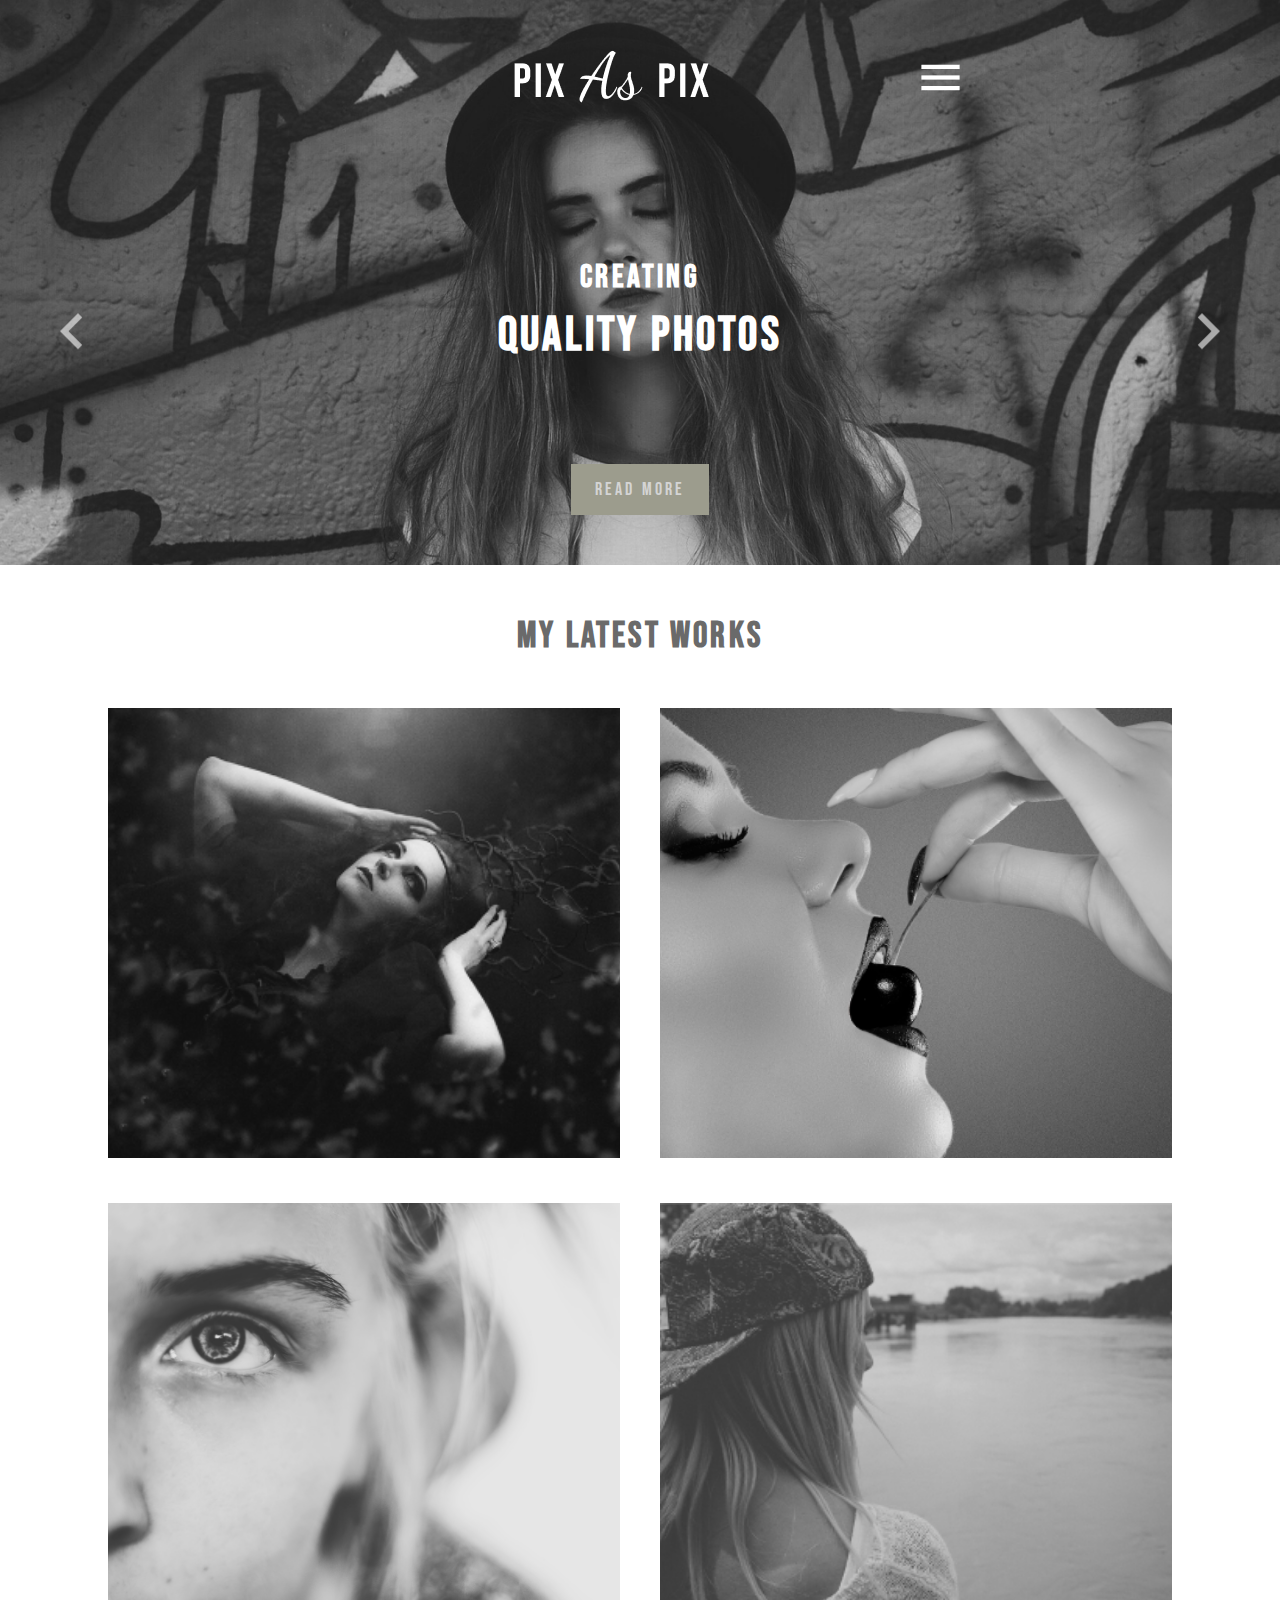
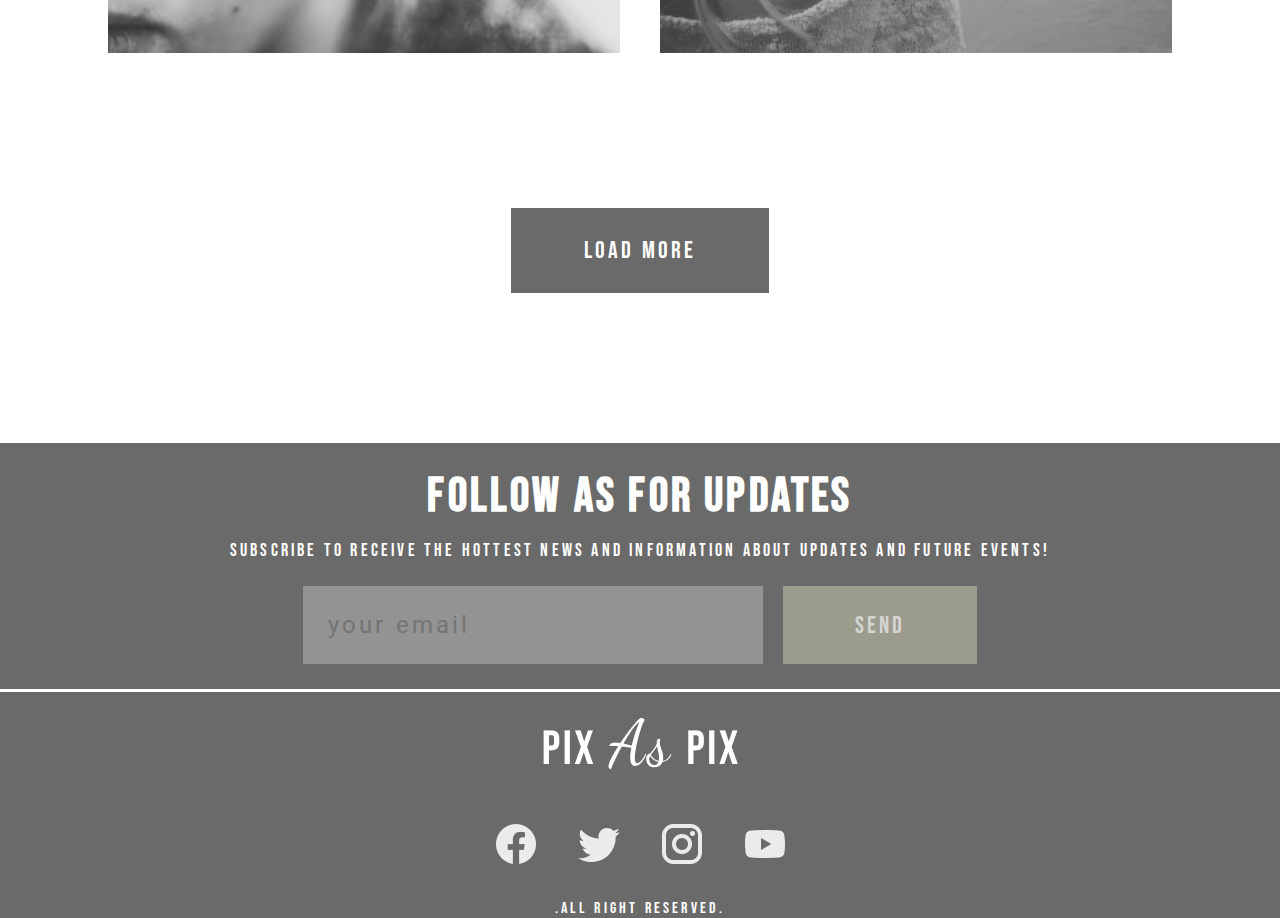
<file: index.html>
<!DOCTYPE html>
<html lang="en">
<head>
    <meta charset="UTF-8">
    <meta http-equiv="refresh" content="0; url=https://fedorovmisha.github.io/webdesign_2021/index.html">
    <meta http-equiv="X-UA-Compatible" content="IE=edge">
    <meta name="viewport" content="width=device-width, initial-scale=1.0">
    <title>Document</title>
</head>
<body>
    <h1>Loading....</h1>
    <script>
        window.location.replace("https://fedorovmisha.github.io/webdesign_2021/src/index.html");
    </script>
</body>
</html>
</file>
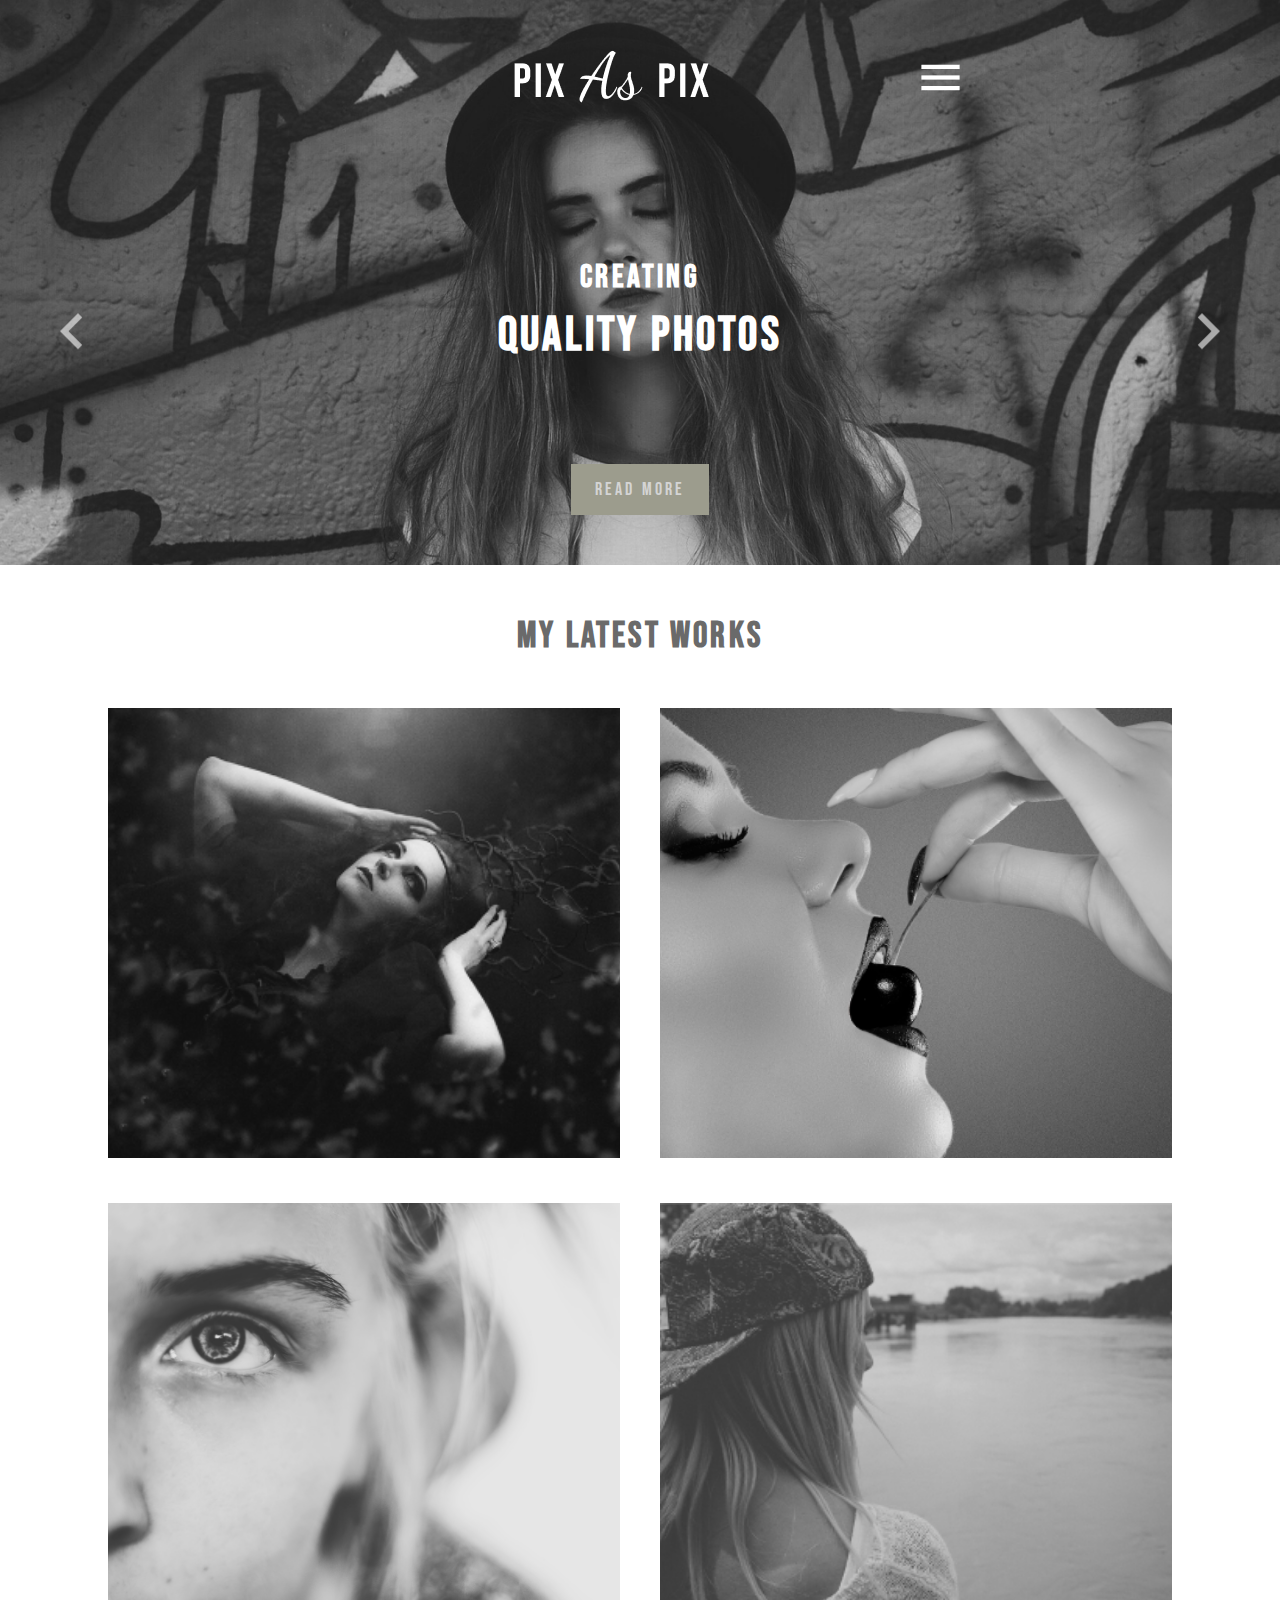
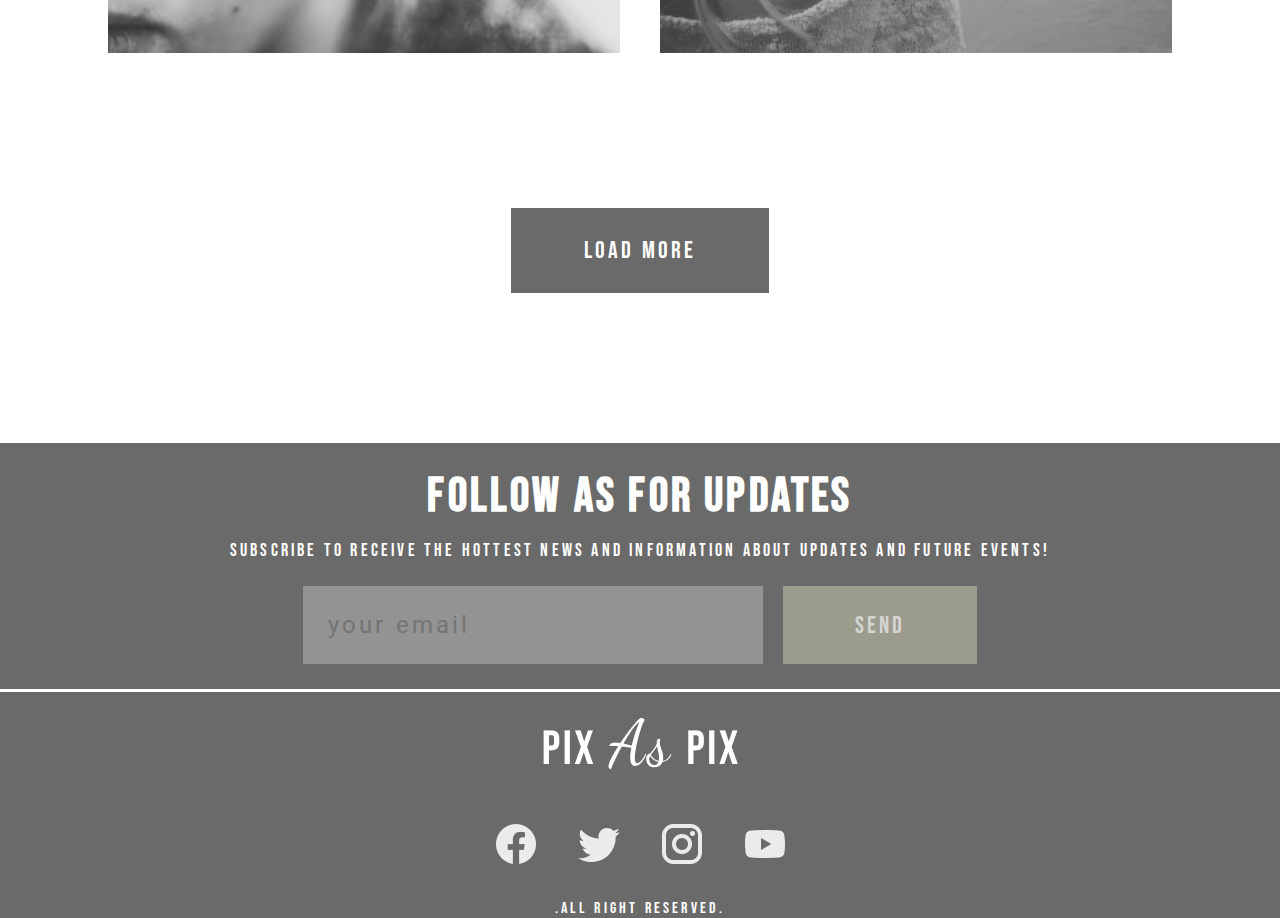
<file: src/index.html>
<!DOCTYPE html>
<html lang="en">

<head>
    <meta charset="UTF-8" />
    <meta http-equiv="X-UA-Compatible" content="IE=edge" />
    <meta name="viewport" content="width=device-width, initial-scale=1.0" />
    <title>Document</title>
    <link rel="stylesheet" href="styles/menu.css" />
    <link rel="stylesheet" href="styles/fonts.css" />
    <link rel="stylesheet" href="styles/shared.css" />
    <link rel="stylesheet" href="styles/header.css" />
    <link rel="stylesheet" href="styles/index.css" />
    <link rel="stylesheet" href="styles/footer.css" />
</head>

<body style="">
    <header style="overflow-x:hidden;">

        <div class="img__wrapper">
            <img src="../public/Images/Slider0.png" alt="#" class="header__bg" id="slider__area" />
        </div>

        <div class="container container__flex__col">
            <div class="nav">
                <img src="../public/Images/pix As Pix.png" alt="logo" class="logo" />
                <a href="#" class="burger__menu" onclick="setActive(true)"><img src="../public/Images/mdi_menu.png"
                        alt="" /></a>
            </div>
            <div>
                <a href="#" class="arrow__l" id="l_arrow"><img
                        src="../public/Images/ic_outline-keyboard-arrow-right-1.png" alt="" /></a>
            </div>
            <div>
                <a href="#" class="arrow__r" id="r_arrow"><img
                        src="../public/Images/ic_outline-keyboard-arrow-right.png" alt="" /></a>
            </div>

            <div class="header__main__info">
                <div class="header__content">
                    <h2 id="content_first">Creating</h2>
                    <h1 id="content_first">QUALITY photos</h1>
                </div>
            </div>
            <a href="#main" class="header__button shr_gr_btn">Read more</a>
        </div>

        <div class="header__bg__hidden"></div>
    </header>

    <main id="main">
        <div class="center__col">
            <h1 class="label">My latest works</h1>
            <div class="center__row">
                <div class="container__flex">
                    <a href="" class="item"><img src="../public/Images/the-witch-525958_1920 1.png" alt="" /></a>
                    <a href="" class="item"><img src="../public/Images/woman-3063914_1920 1.png" alt="" /></a>
                    <a href="" class="item"><img src="../public/Images/girl-2619689_1920 1.png" alt="" /></a>
                    <a href="" class="item"><img src="../public/Images/young-691687_1920 1.png" alt="" /></a>
                </div>
            </div>

            <a href="" class="btn shr__btn sht_y_btn">Load More</a>
        </div>
    </main>

    <footer>
        <div class="footer__center">
            <div class="footer__label">
                <h1>Follow as For Updates</h1>
                <p>
                    Subscribe to receive the hottest news and information about updates
                    and future events!
                </p>
            </div>

            <div>
                <form action="" class="footer__form">
                    <input type="text" placeholder="your email" class="email__input roboto__font" />
                    <button type="submit" class="send__btn">Send</button>
                </form>
            </div>
            <div class="line"></div>
            <div class="links">
                <img src="../public/Images/pix As Pix.png" class="logo" alt="" />

                <div class="links__">
                    <a href="#"><img src="../public/Images/mdi_facebook.png" alt="" /></a>
                    <a href="#"><img src="../public/Images/mdi_twitter.png" alt="" /></a>
                    <a href="https://www.instagram.com/kot_misha__/"><img src="../public/Images/mdi_instagram.png" alt="" /></a>
                    <a href="https://www.youtube.com/"><img src="../public/Images/mdi_youtube.png" alt="" /></a>
                </div>
                <p>.All right reserved.</p>
            </div>
        </div>
    </footer>


    <div id="menu" class="full__scr not__visiable">
        <div class="menu__cnt">
            <div class="menu__items">
                <a href="services.html" class="menu__item">Services</a>
                <a href="clients.html" class="menu__item" >Our clients</a>
                <a href="#" class="menu__item" onclick="setActive(false)">My works</a>
                <a href="contacts.html" class="menu__item">Contacts</a>
                <a href="#" class="menu__item" onclick="setActive(false)">Back</a>
            </div>
        </div>
    </div>

    <script src="scripts/scripts.js"></script>
    <script src="scripts/slider.js"></script>
</body>

</html>
</file>
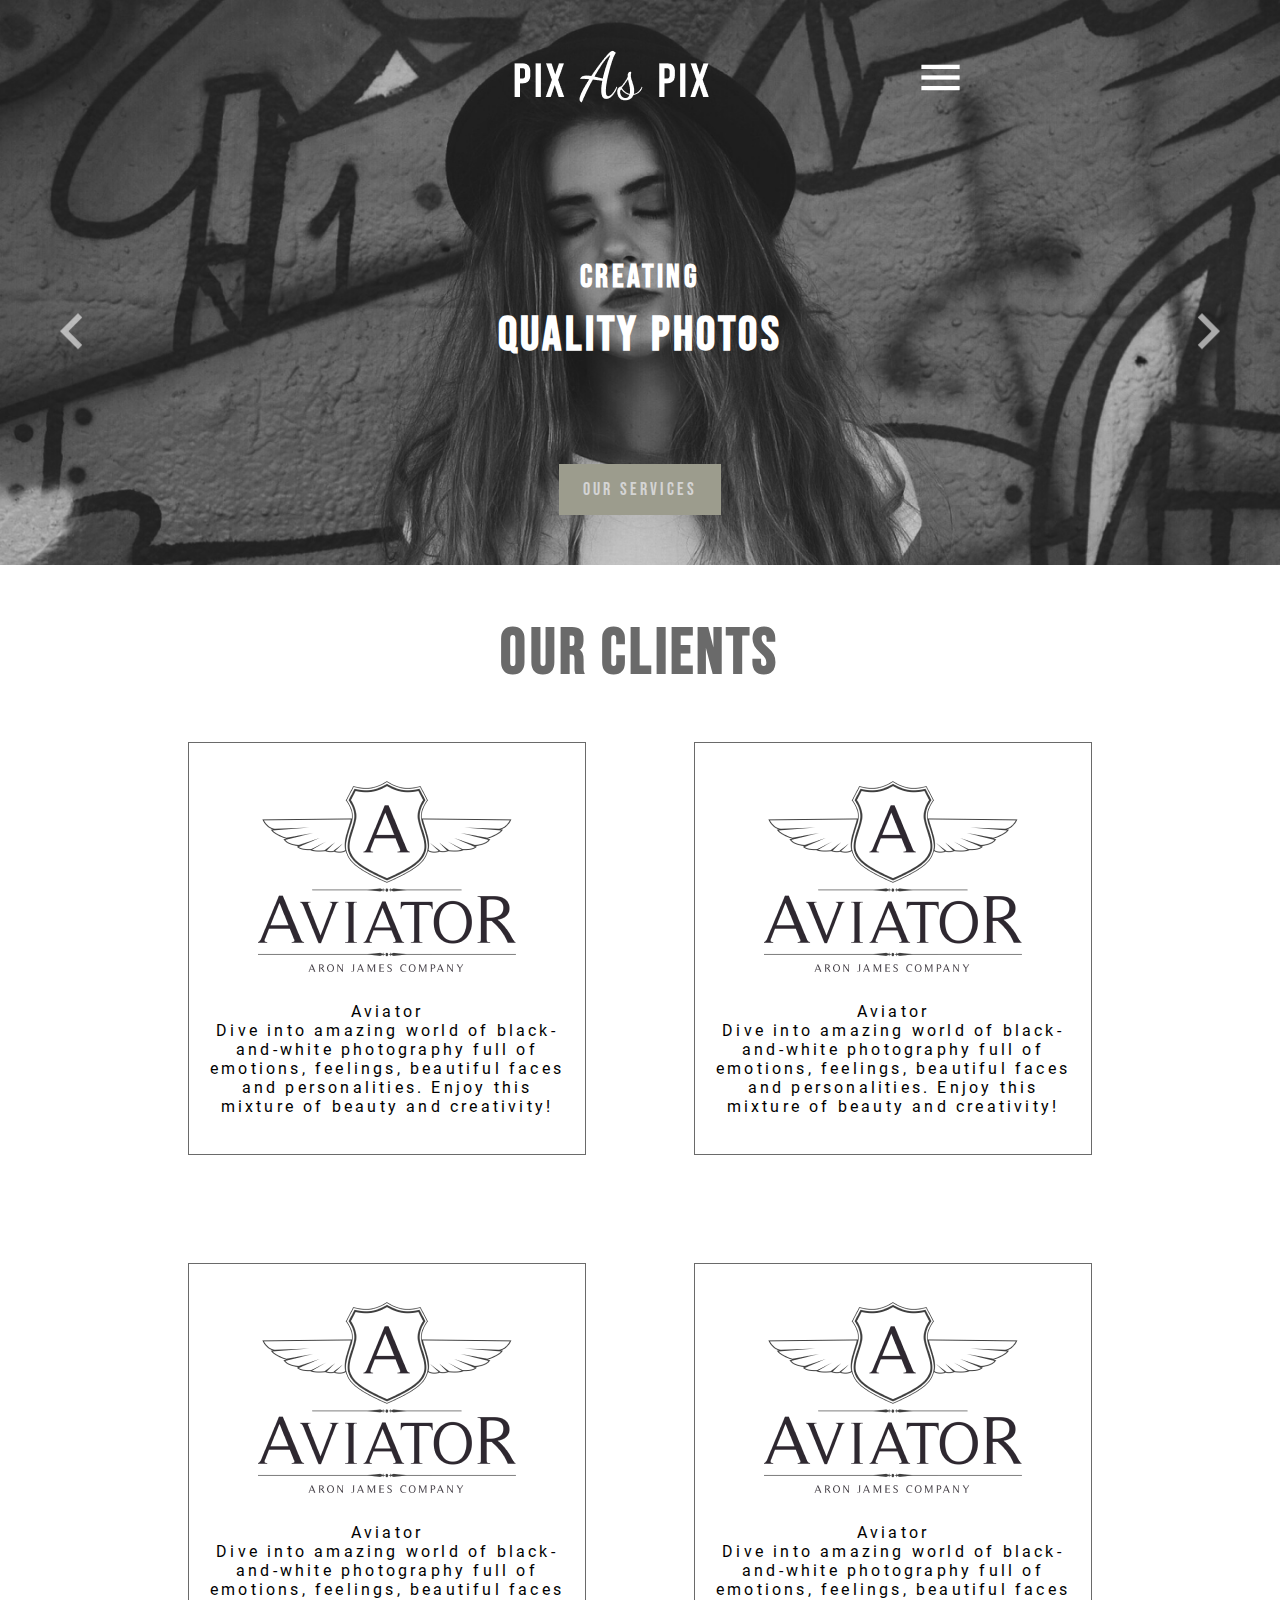
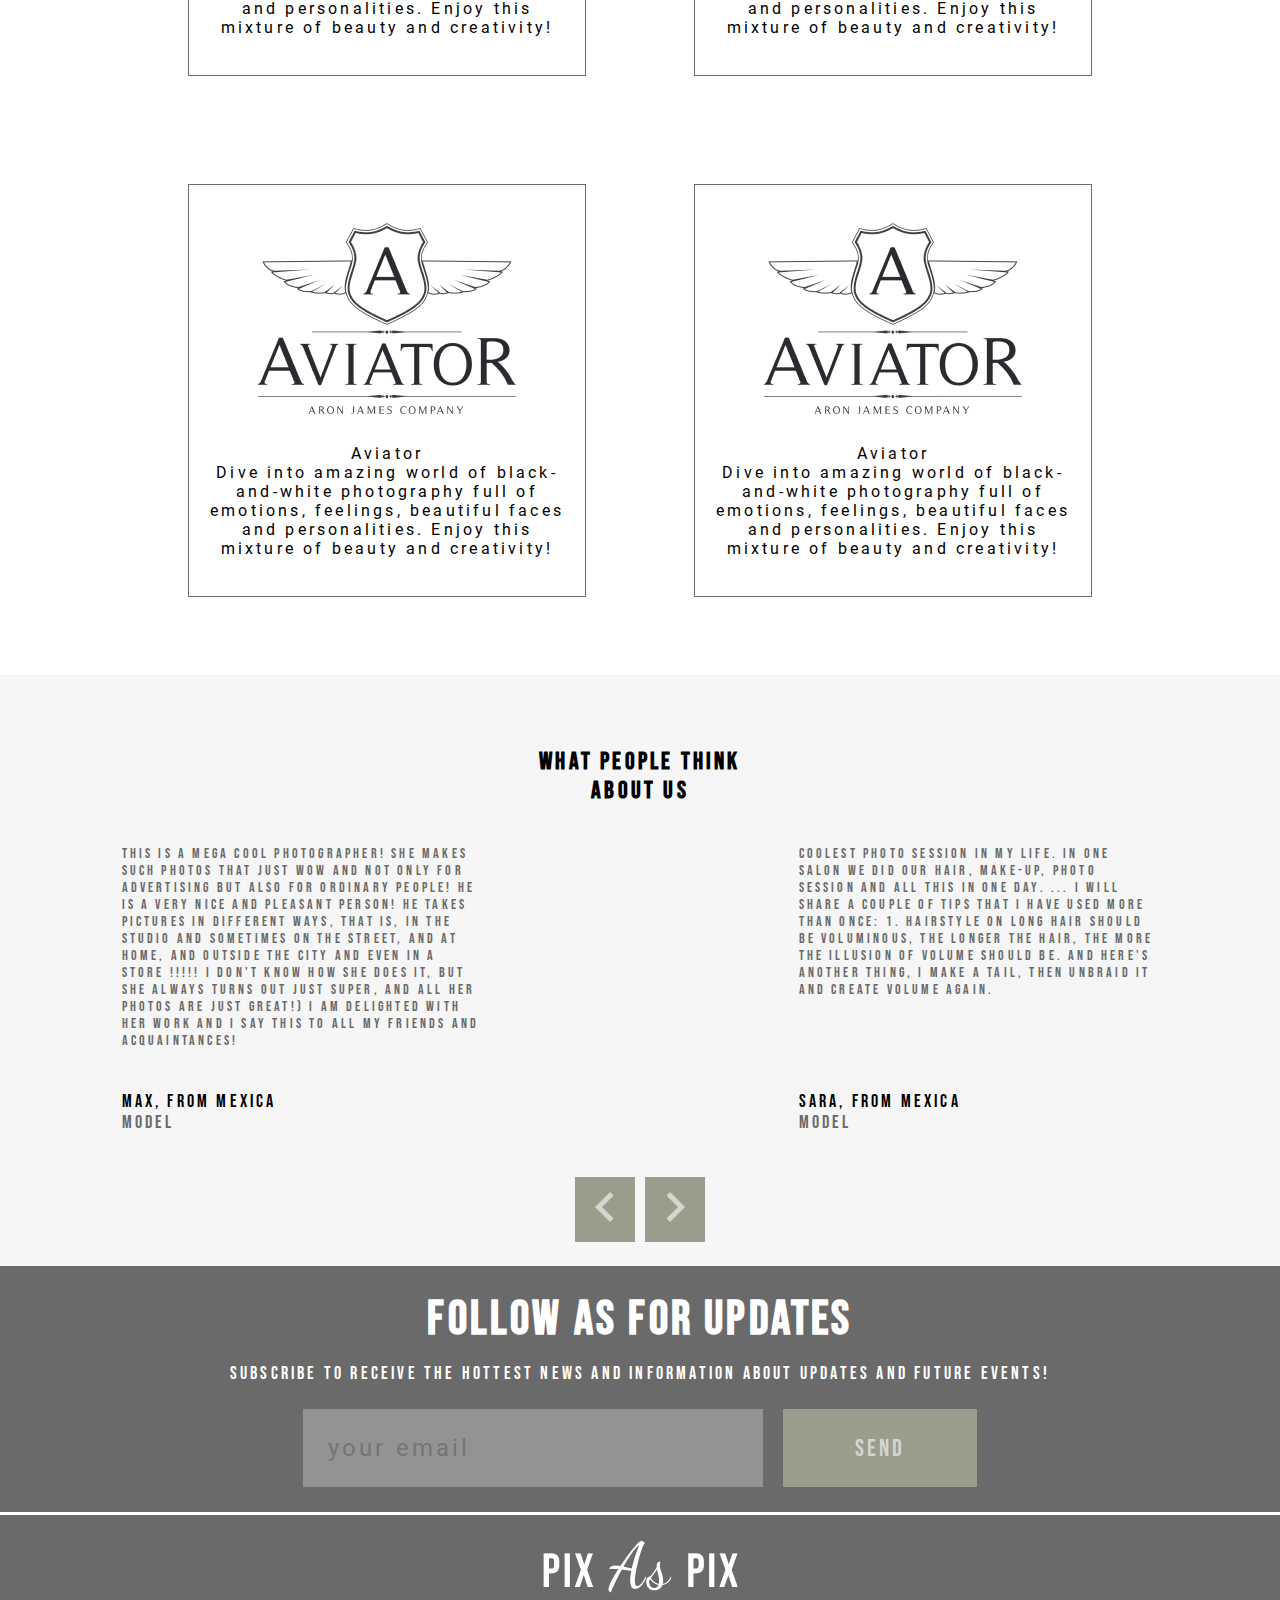
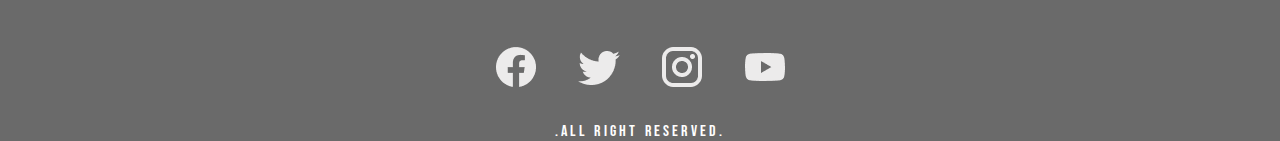
<file: src/clients.html>
<!DOCTYPE html>
<html lang="en">
<head>
    <meta charset="UTF-8">
    <meta http-equiv="X-UA-Compatible" content="IE=edge">
    <meta name="viewport" content="width=device-width, initial-scale=1.0">
    <link rel="stylesheet" href="styles/menu.css" />
    <link rel="stylesheet" href="styles/fonts.css" />
    <link rel="stylesheet" href="styles/shared.css" />
    <link rel="stylesheet" href="styles/header.css" />
    <link rel="stylesheet" href="styles/footer.css" />
    <link rel="stylesheet" href="styles/clients.css">
    <title>Document</title>
</head>
<body>
    <header style="overflow-x:hidden;">

        <div class="img__wrapper">
            <img src="../public/Images/Slider0.png" alt="#" class="header__bg" id="slider__area" />
        </div>

        <div class="container container__flex__col">
            <div class="nav">
                <img src="../public/Images/pix As Pix.png" alt="logo" class="logo" />
                <a href="#" class="burger__menu" onclick="setActive(true)"><img src="../public/Images/mdi_menu.png"
                        alt="" /></a>
            </div>
            <div>
                <a href="#" class="arrow__l" id="l_arrow"><img
                        src="../public/Images/ic_outline-keyboard-arrow-right-1.png" alt="" /></a>
            </div>
            <div>
                <a href="#" class="arrow__r" id="r_arrow"><img
                        src="../public/Images/ic_outline-keyboard-arrow-right.png" alt="" /></a>
            </div>

            <div class="header__main__info">
                <div class="header__content">
                    <h2 id="content_first">Creating</h2>
                    <h1 id="content_first">QUALITY photos</h1>
                </div>
            </div>
            <a href="services.html" class="header__button shr_gr_btn">Our services</a>
        </div>

        <div class="header__bg__hidden"></div>
    </header>

    <main>
        <h1 class="clients__label">Our clients</h1>

        <div class="cards__collection">
            <div class="card">
                <img src="../public/Images/brand_06 1.png" alt="">
                <p class="card__text roboto__font">Aviator
                    <br>
                    Dive into amazing world of 
                     black-and-white photography full 
                    of emotions, feelings, beautiful 
                    faces and personalities. Enjoy 
                    this mixture of beauty and 
                    creativity!</p>
            </div>

            <div class="card">
                <img src="../public/Images/brand_06 1.png" alt="">
                <p class="card__text roboto__font">Aviator
                    <br>
                    Dive into amazing world of 
                     black-and-white photography full 
                    of emotions, feelings, beautiful 
                    faces and personalities. Enjoy 
                    this mixture of beauty and 
                    creativity!</p>
            </div>

            <div class="card">
                <img src="../public/Images/brand_06 1.png" alt="">
                <p class="card__text roboto__font">Aviator
                    <br>
                    Dive into amazing world of 
                     black-and-white photography full 
                    of emotions, feelings, beautiful 
                    faces and personalities. Enjoy 
                    this mixture of beauty and 
                    creativity!</p>
            </div>

            <div class="card">
                <img src="../public/Images/brand_06 1.png" alt="">
                <p class="card__text roboto__font">Aviator
                    <br>
                    Dive into amazing world of 
                     black-and-white photography full 
                    of emotions, feelings, beautiful 
                    faces and personalities. Enjoy 
                    this mixture of beauty and 
                    creativity!</p>
            </div>

            <div class="card">
                <img src="../public/Images/brand_06 1.png" alt="">
                <p class="card__text roboto__font">Aviator
                    <br>
                    Dive into amazing world of 
                     black-and-white photography full 
                    of emotions, feelings, beautiful 
                    faces and personalities. Enjoy 
                    this mixture of beauty and 
                    creativity!</p>
            </div>

            <div class="card">
                <img src="../public/Images/brand_06 1.png" alt="">
                <p class="card__text roboto__font">Aviator
                    <br>
                    Dive into amazing world of 
                     black-and-white photography full 
                    of emotions, feelings, beautiful 
                    faces and personalities. Enjoy 
                    this mixture of beauty and 
                    creativity!</p>
            </div>
        </div>

        <div class="comments__block">
            <h3 class="comments__block__label">What people think <br>
                about us</h3>

            <div id="comments">

                <div class="comment">
                    <p class="comment__text">This is a mega cool photographer! She makes such photos that just wow and not only for advertising but also for ordinary people!
                        He is a very nice and pleasant person!
                        He takes pictures in different ways, that is, in the studio and sometimes on the street, and at home, and outside the city and even in a store !!!!!
                        I don't know how she does it, but she always turns out just super, and all her photos are just great!)
                        I am delighted with her work and I say this to all my friends and acquaintances!</p>
                    <br>
                    <br>
                    <p class="client__name"><span>Max, From Mexica</span><br>Model</p>
                </div>
                <div class="comment">
                    <p class="comment__text">Coolest photo session in my life.
                        In one salon we did our hair, make-up, photo session and all this in one day. ...
                        I will share a couple of tips that I have used more than once: 1. Hairstyle on long hair should be voluminous, the longer the hair, the more the illusion of volume should be.
                        And here's another thing, I make a tail, then unbraid it and create volume again.</p>
                    <br>
                    <br>
                    <p class="client__name"><span>Sara, From Mexica</span><br>Model</p>
                </div>
                <div class="comment">
                    <p class="comment__text">A very talented photographer and a photographer with a capital letter .. in his pictures you will not only see the beauty of our nature, but you can also feel the atmosphere of the place where he took them.
                        In addition, you will see footage from different points - from the vastness of the endless steppe to small corners of the city.
                        And all this is in the palm of your hand.</p>
                    <br>
                    <br>
                    <p class="client__name"><span>Den, From Mexica</span><br>Model</p>
                </div>
                <div class="comment">
                    <p class="comment__text">Coolest photo session in my life.
                        In one salon we did our hair, make-up, photo session and all this in one day. ...
                        I will share a couple of tips that I have used more than once: 1. Hairstyle on long hair should be voluminous, the longer the hair, the more the illusion of volume should be.
                        And here's another thing, I make a tail, then unbraid it and create volume again.</p>
                    <br>
                    <br>
                    <p class="client__name"><span>Dima, From Mexica</span><br>Model</p>
                </div>
                <div class="comment">
                    <p class="comment__text">He is a good photographer with whom you can talk about any topic.
                        And it's all.
                        And I can’t vouch for the rest.
                        Not that I disagree with him, but I just don't want to say anything more.
                        This was enough for me.
                        She looked at him as if he were the last villain who mocks an innocent girl.
                        “You know he was in the house when it happened?” I asked in a whisper, afraid that someone might hear.</p>
                    <br>
                    <br>
                    <p class="client__name"><span>Misha, From Mexica</span><br>Model</p>
                </div>
            </div>

            <div class="comment__arrows">
                <div class="carrow_l shr_gr_btn" onclick="swipeCommentToLeft()"><img src="../public/Images/ic_outline-keyboard-arrow-right-1.png" alt=""></div>
                <div class="carrow_r shr_gr_btn" onclick="swipeCommentToRight()"><img src="../public/Images/ic_outline-keyboard-arrow-right.png" alt=""></div>
            </div>

        </div>



    </main>

    <footer>
        <div class="footer__center">
            <div class="footer__label">
                <h1>Follow as For Updates</h1>
                <p class="">
                    Subscribe to receive the hottest news and information about updates
                    and future events!
                </p>
            </div>

            <div>
                <form action="" class="footer__form">
                    <input type="text" placeholder="your email" class=" roboto__font email__input" />
                    <button type="submit" class="send__btn">Send</button>
                </form>
            </div>
            <div class="line"></div>
            <div class="links">
                <img src="../public/Images/pix As Pix.png" class="logo" alt="" />

                <div class="links__">
                    <a href="#"><img src="../public/Images/mdi_facebook.png" alt="" /></a>
                    <a href="#"><img src="../public/Images/mdi_twitter.png" alt="" /></a>
                    <a href="https://www.instagram.com/kot_misha__/"><img src="../public/Images/mdi_instagram.png" alt="" /></a>
                    <a href="https://www.youtube.com/"><img src="../public/Images/mdi_youtube.png" alt="" /></a>
                </div>
                <p>.All right reserved.</p>
            </div>
        </div>
    </footer>

    <div id="menu" class="full__scr not__visiable">
        <div class="menu__cnt">
            <div class="menu__items">
                <a href="services.html" class="menu__item">Services</a>
                <a href="#" class="menu__item" onclick="setActive(false)">Our Clients</a>
                <a href="index.html" class="menu__item">My works</a>
                <a href="contacts.html" class="menu__item">Contacts</a>
                <a href="#" class="menu__item" onclick="setActive(false)">Back</a>
            </div>
        </div>
    </div>

    <script src="scripts/scripts.js"></script>
    <script src="scripts/slider.js"></script>
    <script src="scripts/comments_slider.js"></script>
</body>
</html>
</file>
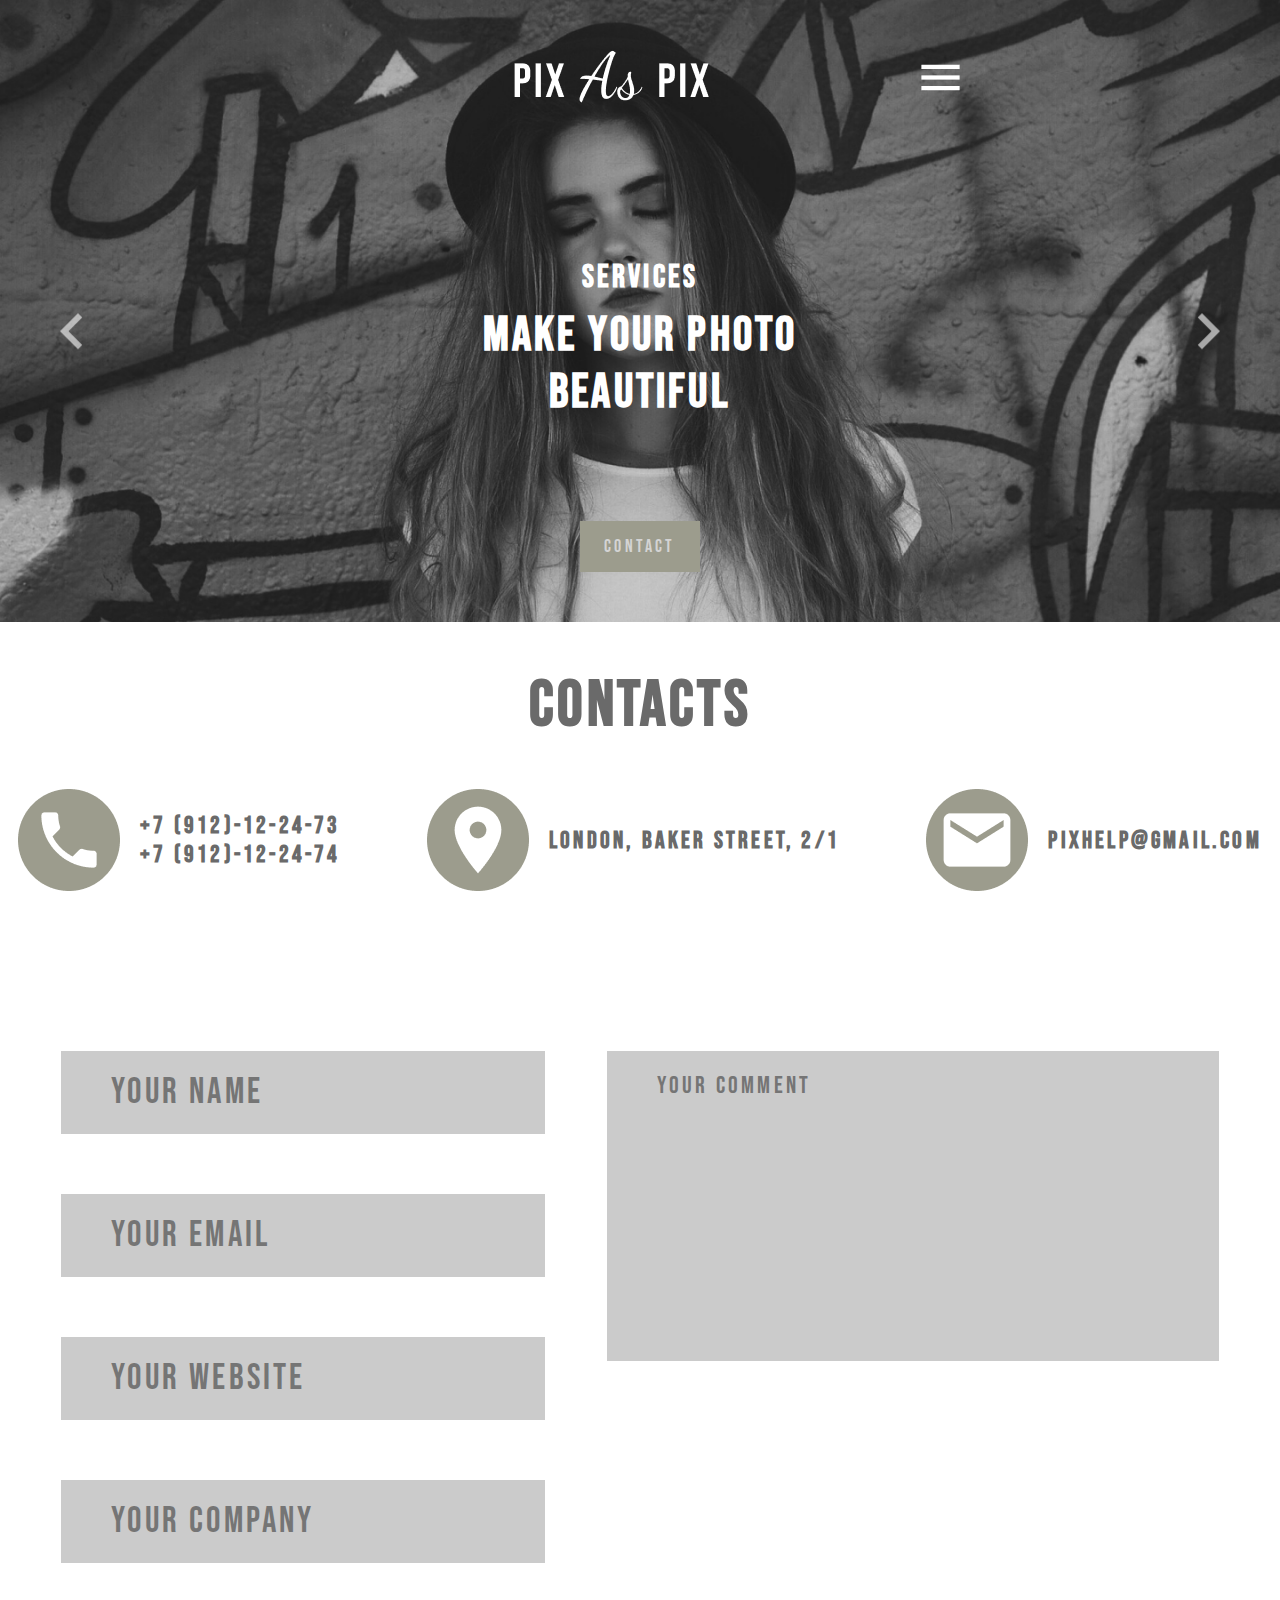
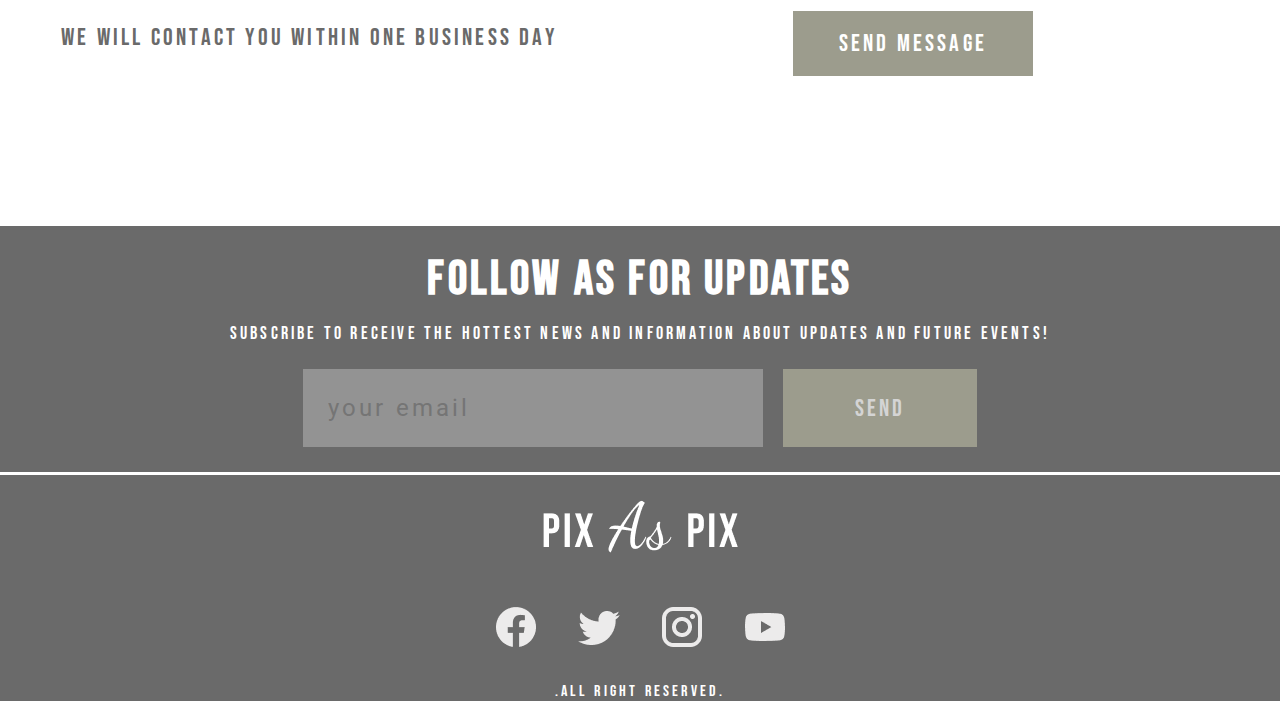
<file: src/contacts.html>
<!DOCTYPE html>
<html lang="en">

<head>
    <meta charset="UTF-8">
    <meta http-equiv="X-UA-Compatible" content="IE=edge">
    <meta name="viewport" content="width=device-width, initial-scale=1.0">
    <title>Document</title>
    <link rel="stylesheet" href="styles/menu.css" />
    <link rel="stylesheet" href="styles/fonts.css" />
    <link rel="stylesheet" href="styles/shared.css" />
    <link rel="stylesheet" href="styles/header.css" />
    <link rel="stylesheet" href="styles/index.css" />
    <link rel="stylesheet" href="styles/footer.css" />
    <link rel="stylesheet" href="styles/contacts.css">
</head>

<body>
    <header style="overflow-x:hidden;">

        <div class="img__wrapper">
            <img src="../public/Images/Slider0.png" alt="#" class="header__bg" id="slider__area" />
        </div>

        <div class="container container__flex__col">
            <div class="nav">
                <img src="../public/Images/pix As Pix.png" alt="logo" class="logo" />
                <a href="#" class="burger__menu" onclick="setActive(true)"><img src="../public/Images/mdi_menu.png"
                        alt="" /></a>
            </div>
            <div>
                <a href="#" class="arrow__l" id="l_arrow"><img
                        src="../public/Images/ic_outline-keyboard-arrow-right-1.png" alt="" /></a>
            </div>
            <div>
                <a href="#" class="arrow__r" id="r_arrow"><img
                        src="../public/Images/ic_outline-keyboard-arrow-right.png" alt="" /></a>
            </div>

            <div class="header__main__info">
                <div class="header__content">
                    <h2 id="content_first">Services</h2>
                    <h1 id="content_first">Make Your Photo <br> Beautiful</h1>
                </div>
            </div>
            <a href="#main" class="header__button shr_gr_btn">Contact</a>
        </div>

        <div class="header__bg__hidden"></div>
    </header>

    <main id="main">
        <h1 class="contacts__label">CONTACTS</h1>
        <div class="contacts">
            <div class="contact">
                <img src="../public/Images/phones.png" alt="">
                <div>
                    <h3>+7 (912)-12-24-73</h3>
                    <h3>+7 (912)-12-24-74</h3>
                </div>
            </div>
            <div class="contact">
                <img src="../public/Images/locations.png" alt="">
                <div>
                    <h3>London, Baker street, 2/1</h3>
                </div>
            </div>
            <div class="contact">
                <img src="../public/Images/message.png" alt="">
                <div>
                    <h3>pixhelp@gmail.com</h3>
                </div>
            </div>
        </div>

        <form action="" class="message__form">

            <div class="personal__info__form">
                <input type="text" placeholder="your name" />
                <input type="email" placeholder="your email" />
                <input type="text" placeholder="your website" />
                <input type="text" placeholder="your company" />
                <p>We will contact you within one business day</p>
            </div>

            <div class="comment">
                <textarea name="" id="" placeholder="Your comment"></textarea>
                <button class="submit__btn shr_gr_btn" type="submit">Send message</button>
            </div>
        </form>

    </main>

    <footer>
        <div class="footer__center">
            <div class="footer__label">
                <h1>Follow as For Updates</h1>
                <p>
                    Subscribe to receive the hottest news and information about updates
                    and future events!
                </p>
            </div>

            <div>
                <form action="" class="footer__form">
                    <input type="text" placeholder="your email" class="email__input roboto__font" />
                    <button type="submit" class="send__btn">Send</button>
                </form>
            </div>
            <div class="line"></div>
            <div class="links">
                <img src="../public/Images/pix As Pix.png" class="logo" alt="" />

                <div class="links__">
                    <a href="#"><img src="../public/Images/mdi_facebook.png" alt="" /></a>
                    <a href="#"><img src="../public/Images/mdi_twitter.png" alt="" /></a>
                    <a href="https://www.instagram.com/kot_misha__/"><img src="../public/Images/mdi_instagram.png" alt="" /></a>
                    <a href="https://www.youtube.com/"><img src="../public/Images/mdi_youtube.png" alt="" /></a>
                </div>
                <p>.All right reserved.</p>
            </div>
        </div>
    </footer>
    <div id="menu" class="full__scr not__visiable">
        <div class="menu__cnt">
            <div class="menu__items">
                <a href="services.html" class="menu__item" onclick="setActive(false)">Services</a>
                <a href="clients.html" class="menu__item">Our Clients</a>
                <a href="index.html" class="menu__item">My works</a>
                <a href="#" class="menu__item" onclick="setActive(false)">Contacts</a>
                <a href="#" class="menu__item" onclick="setActive(false)">Back</a>
            </div>
        </div>
    </div>

    <script src="scripts/scripts.js"></script>
    <script src="scripts/slider.js"></script>
</body>

</html>
</file>
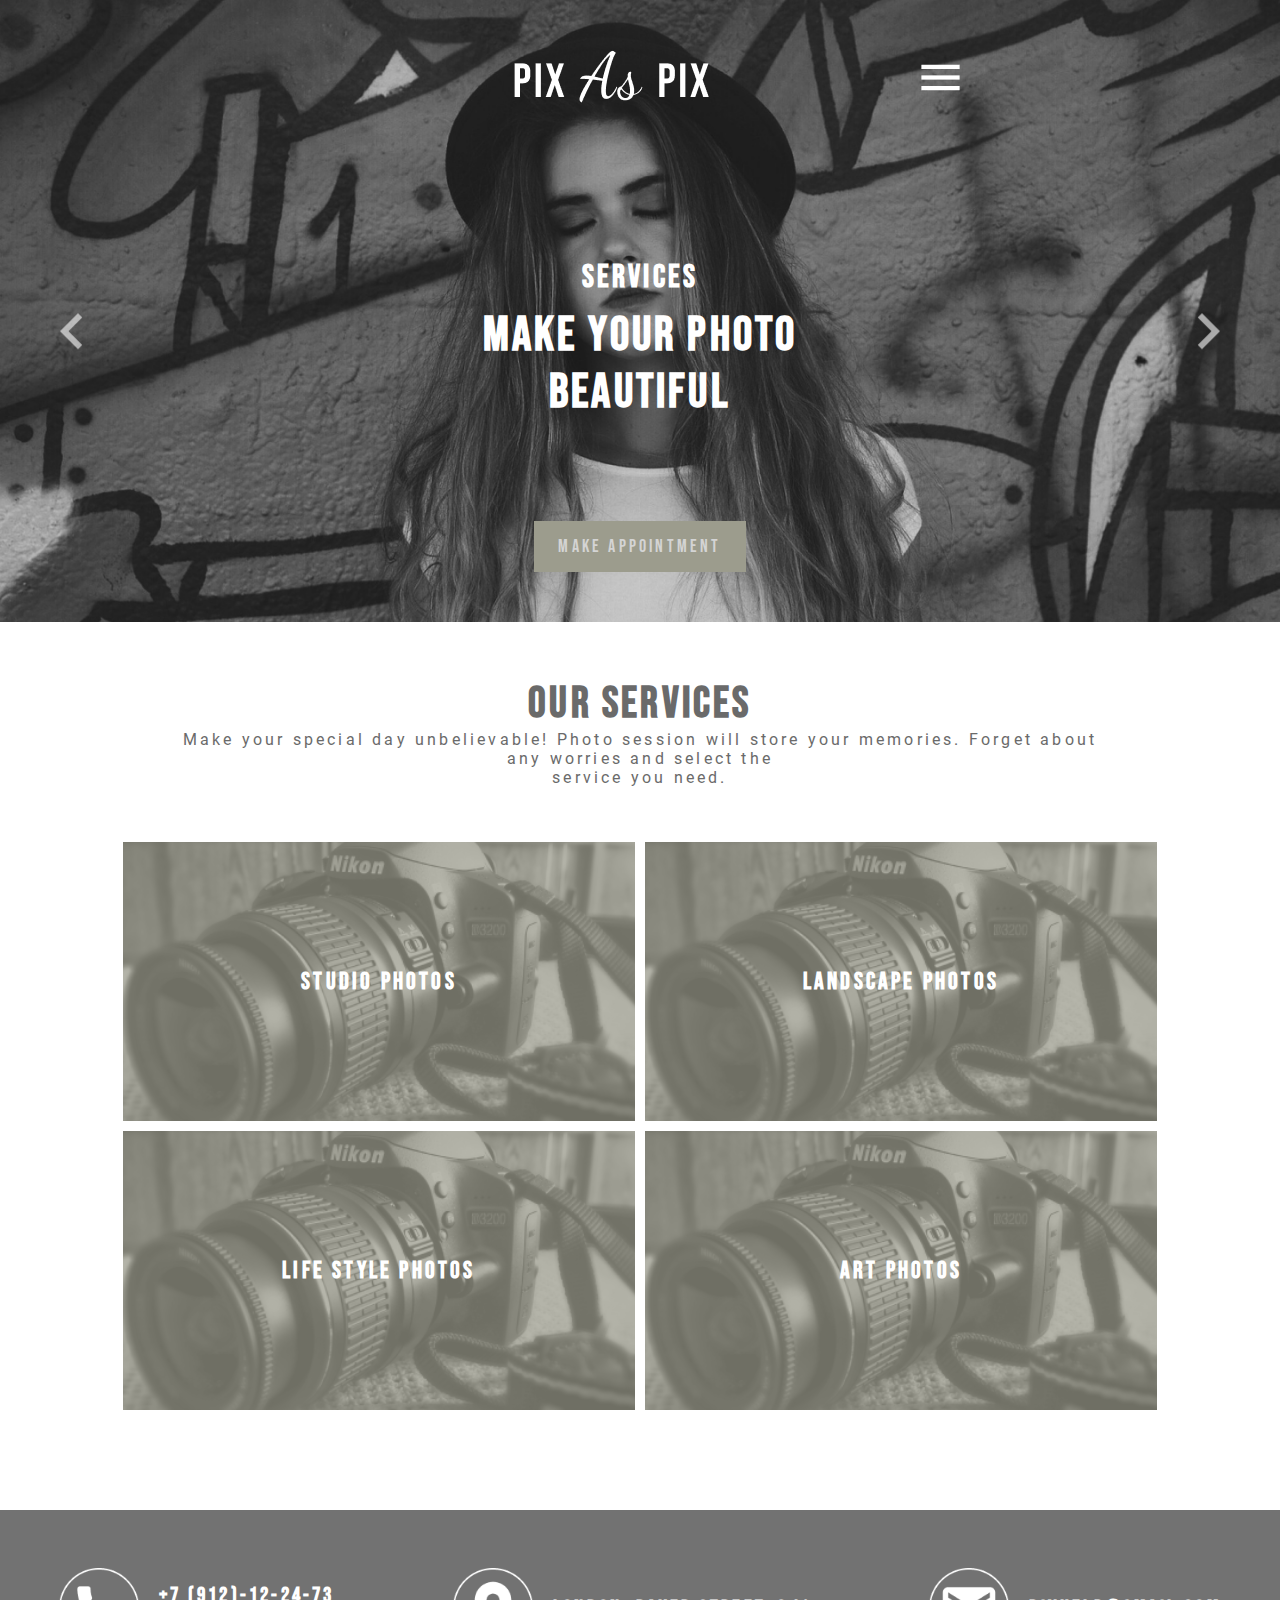
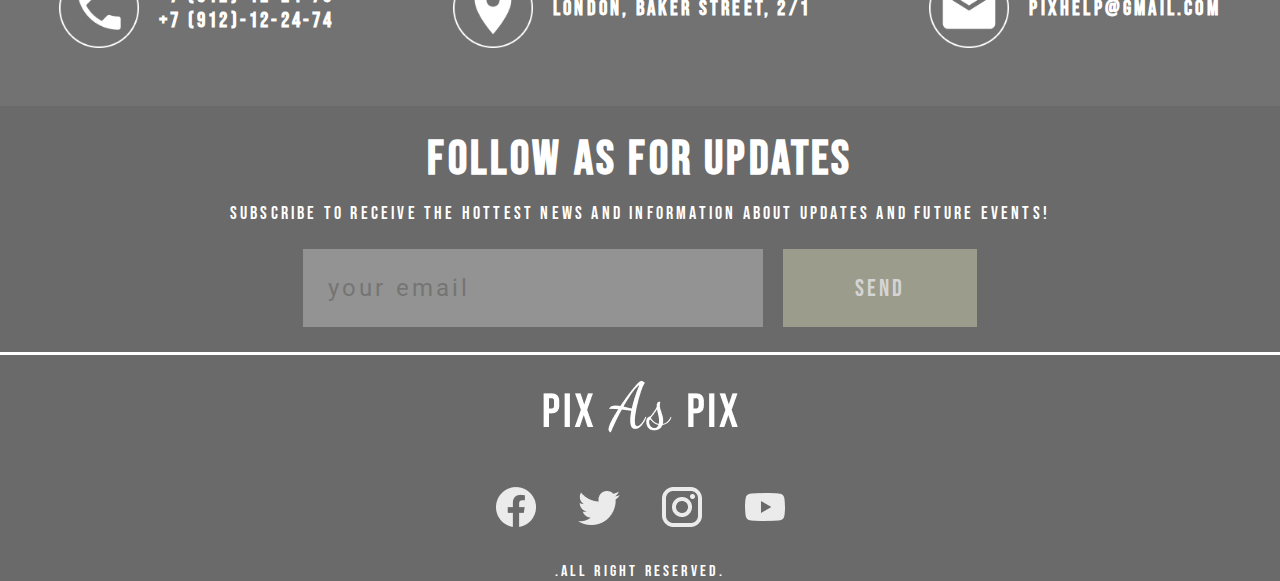
<file: src/services.html>
<!DOCTYPE html>
<html lang="en">
<head>
    <meta charset="UTF-8">
    <meta http-equiv="X-UA-Compatible" content="IE=edge">
    <meta name="viewport" content="width=device-width, initial-scale=1.0">
    <title>Document</title>
    <link rel="stylesheet" href="styles/menu.css" />
    <link rel="stylesheet" href="styles/fonts.css" />
    <link rel="stylesheet" href="styles/shared.css" />
    <link rel="stylesheet" href="styles/header.css" />
    <link rel="stylesheet" href="styles/index.css" />
    <link rel="stylesheet" href="styles/footer.css" />
    <link rel="stylesheet" href="styles/services.css">
</head>
<body>
    <header style="overflow-x:hidden;">

        <div class="img__wrapper">
            <img src="../public/Images/Slider0.png" alt="#" class="header__bg" id="slider__area" />
        </div>

        <div class="container container__flex__col">
            <div class="nav">
                <img src="../public/Images/pix As Pix.png" alt="logo" class="logo" />
                <a href="#" class="burger__menu" onclick="setActive(true)"><img src="../public/Images/mdi_menu.png"
                        alt="" /></a>
            </div>
            <div>
                <a href="#" class="arrow__l" id="l_arrow"><img
                        src="../public/Images/ic_outline-keyboard-arrow-right-1.png" alt="" /></a>
            </div>
            <div>
                <a href="#" class="arrow__r" id="r_arrow"><img
                        src="../public/Images/ic_outline-keyboard-arrow-right.png" alt="" /></a>
            </div>

            <div class="header__main__info">
                <div class="header__content">
                    <h2 id="content_first">Services</h2>
                    <h1 id="content_first">Make Your Photo <br> Beautiful</h1>
                </div>
            </div>
            <a href="contacts.html" class="header__button shr_gr_btn">Make appointment</a>
        </div>

        <div class="header__bg__hidden"></div>
    </header>

    <main class="services">
        <div class="services__label">
            <h1>OUR SERVICES</h1>
            <p class="roboto__font">Make your special day unbelievable! Photo session will store your memories. Forget about any worries and select the <br>
                service you need.</p>
        </div>

        <div class="services__list">

            <div class="service__item">
                <div>
                    <h3>studio photos</h3>
                </div>
            </div>

            <div class="service__item">
                <div>
                    <h3>Landscape photos</h3>
                </div>
            </div>

            <div class="service__item">
                <div>
                    <h3>Life style photos</h3>
                </div>
            </div>

            <div class="service__item">
                <div>
                    <h3>art photos</h3>
                </div>
            </div>


        </div>
    </main>

    <div class="contacts__block">
        <div class="contacts">
            <div class="phone">
                <img src="../public/Images/Group 11.png" alt="">
                <div>
                    <h3>+7 (912)-12-24-73</h3>
                    <h3>+7 (912)-12-24-74</h3>
                </div>
            </div>

            <div class="location">
                <img src="../public/Images/Group 13.png" alt="">
                <h3>London, Baker street, 2/1</h1>
            </div>

            <div class="message">
                <img src="../public/Images/Group 12.png" alt="">
                <h3>pixhelp@gmail.com</h3>
            </div>

        </div>
    </div>

    <footer>
        <div class="footer__center">
            <div class="footer__label">
                <h1>Follow as For Updates</h1>
                <p>
                    Subscribe to receive the hottest news and information about updates
                    and future events!
                </p>
            </div>

            <div>
                <form action="" class="footer__form">
                    <input type="text" placeholder="your email" class="email__input roboto__font" />
                    <button type="submit" class="send__btn shr__btn">Send</button>
                </form>
            </div>
            <div class="line"></div>
            <div class="links">
                <img src="../public/Images/pix As Pix.png" class="logo" alt="" />

                <div class="links__">
                    <a href="#"><img src="../public/Images/mdi_facebook.png" alt="" /></a>
                    <a href="#"><img src="../public/Images/mdi_twitter.png" alt="" /></a>
                    <a href="https://www.instagram.com/kot_misha__/"><img src="../public/Images/mdi_instagram.png" alt="" /></a>
                    <a href="https://www.youtube.com/"><img src="../public/Images/mdi_youtube.png" alt="" /></a>
                </div>
                <p>.All right reserved.</p>
            </div>
        </div>
    </footer>

    <div id="menu" class="full__scr not__visiable">
        <div class="menu__cnt">
            <div class="menu__items">
                <a href="#" class="menu__item" onclick="setActive(false)">Services</a>
                <a href="clients.html" class="menu__item">Our Clients</a>
                <a href="index.html" class="menu__item">My works</a>
                <a href="contacts.html" class="menu__item">Contacts</a>
                <a href="#" class="menu__item" onclick="setActive(false)">Back</a>
            </div>
        </div>
    </div>

    <script src="scripts/scripts.js"></script>
    <script src="scripts/slider.js"></script>
</body>
</html>
</file>
<file: src/styles/menu.css>
.full__scr{
    position: fixed;
    width: 100%;
    height: 100%;
    top: 0;
    bottom: 0;
    z-index: 1000;
    background: black;
}

.not__visiable{
    display: none;
    animation-duration: 1s;
    animation-name: deleaves;
}

.visiable{
    transform: translateX(-40000);
    display: block;
    animation-duration: 1s;
    animation-name: leaves;
}

.menu__cnt{
    width: 100vw;
    height: 100vh;
    display: flex;
    align-items: center;
    justify-content: center;
}

.menu__items{
    display: flex;
    flex-direction: column;
    align-items: center;
    justify-content: center;
    flex-wrap: wrap;
    flex-grow: inherit;
    gap: 50px;
}

.menu__item{
    font-size: 64px;
    border-bottom: 1px solid white;
}

.menu__item:hover{
    text-shadow: 0px 10px 20px rgba(255, 255,255, 0.5);
}

@media screen and (max-width:900px) {
    .menu__item{
        font-size: 34px;
    }
}

@media screen and (max-height:500px){
    .menu__item{
        font-size: 24px;
    }
    .menu__items{
        gap: 20px;
    }
}

@keyframes leaves {
    0% {
        transform: scale(0);
    
    }
    100% {
        transform: scale(1);
    }
}

@keyframes deleaves {
    0% {
        transform: scale(1);
    }
    100% {
        transform:scale(1);
        transform: translateX(4000px);
    }
}
</file>
<file: src/styles/fonts.css>
@font-face {
    font-family: Bebas Neue;
    src: url('../../public/Fonts/BebasNeue-Regular.ttf');
}

@font-face{
    font-family: Roboto;
    src: url('../../public/Fonts/Roboto-Regular.ttf');
}

.roboto__font{
    font-family: Roboto;
}
</file>
<file: src/styles/shared.css>
*{
    margin: 0;
    padding: 0;
    font-family: Bebas Neue, Arial, Helvetica, sans-serif;
    color: white;
    letter-spacing: 0.2rem;
    text-decoration: none;
}

.shr_gr_btn:hover{
    background: #6a6a6a;
    color: white;
}

.sht_y_btn:hover{
    background: #9C9C8D;
    color: white;
}
</file>
<file: src/styles/header.css>
header{
    max-width: 100%;
    overflow: hidden;
}
.img__wrapper{
    position: absolute;
    z-index: -1000;
    overflow: hidden;
    width: 100%;
}
.header__bg{
    width: 100%;
}

.header__bg__hidden{
    width: 100%;
    height: 100vh;
    position: absolute;
    background: white;
    z-index: -999;
}

.container{
    width: 95vw;
    margin: 0 auto;
}

.arrow__l{
    position: absolute;
    top: 1fr;
    left: 0;
}

.arrow__r{
    position: absolute;
    top: 1fr;
    right: 0;
}
.arrow__r:hover{
    transform: scale(90%);
}
.arrow__l:hover{
    transform: scale(90%);
}
.burger__menu:hover img{
    transform: scale(1.1);
}
.container__flex__col{
    display: flex;
    flex-direction: column;
    align-items: center;
    /* justify-content: center; */
}

.header__main__info{
    width: 100%;
    display: flex;
    /* justify-content: space-between; */
    justify-content: center;
    align-items: center;
    margin-bottom: 100px;
}
.nav{
    margin-left: 400px;

    padding-top: 50px;

    margin-bottom: 300px;   
    
}
.nav img{
    margin-right: 200px;
}

.header__content{
    display: flex;
    flex-direction: column;
    align-items: center;
    color: white;
    text-align: center;
    /* margin-bottom: 20vh; */
}


.header__content h2{
    font-size: 64px;
    margin-bottom: 30px;
}

.header__content h1{
    font-size: 72px;
}

.header__button{
    padding: 25px 64px;
    background: #9C9C8D;
    color: #D4D4D4;
    font-size: 24px;
    margin-bottom: 20vh;
}

.swipe__slide{
    animation-duration: 1s;
    animation-name: swipe;
}

@keyframes swipe {
    0%{
        transform: scale(1);
        /* transform: rotateZ(0); */
        overflow-x: hidden;
    }
    90%{
        transform: scale(4);
        /* transform: rotateZ(360); */
    }
    100%{
        transform: scale(1);
        overflow-x: hidden;
    }
}

@media screen and (max-width:1300px) and (min-width:1000px){
    .nav{
        margin-bottom: 150px;
    }
    .arrow__l, .arrow__r{
        transform: scale(0.5);
        top: 1fr;
    }

    .header__content h2{
        font-size: 32px;
        margin-bottom: 10px;
    }
    
    .header__content h1{
        font-size: 48px;
    }
    .header__button{
        padding: 15px 24px;
        margin-bottom: 50px;
        font-size: 18px;
    }
}

@media screen and (max-width: 1110px) and (min-width:1000px){
    .nav{
        margin-left: 250px;
        margin-bottom: 100px;
        padding-bottom: 0px;
    }
    .nav .logo{
        transform: scale(0.8);
    }

    .burger__menu img{
        margin-right: 50px;
        transform: scale(0.8);
    }
}

@media screen and (max-width:1000px) and (min-width:800px){
    .nav{
        margin-left: 250px;
        margin-bottom: 100px;
        padding-bottom: 0px;
    }
    .nav .logo{
        transform: scale(0.8);
    }

    .burger__menu img{
        margin-right: 50px;
        transform: scale(0.8);
    }

    .header__content h2{
        font-size: 22px;
        margin-bottom: 10px;
    }
    
    .header__content h1{
        font-size: 38px;
    }
    .arrow__l, .arrow__r img{
        transform: scale(0.5);
        top: 1fr;
    }
    .header__button{
        padding: 15px 35px;
    }
    .header__main__info{
        margin-bottom: 50px;
    }
    .header__button{
        margin-bottom: 50px;
    }
}


@media screen and (max-width:800px){
    header{
        background: rgba(106,106,106, 0.4);
    }
    .header__bg{
        object-fit: cover;
        height: 50px;        
    }
    header {
        height: 50px;
    }
    .nav{
        width: 100%;
        display: flex;
        justify-content: space-around;
        align-items: center;
        margin: 0;
        padding-top: 10px;
        padding-bottom: 10px;
    }

    .logo{
        width: 98px;
        height: 24px;
        margin: 0;
        padding-bottom: 12px;
    }

    .burger__menu{
        width: min-content;
    }

    .burger__menu img{
        width: 24px;
        height: 24px;
        margin: 0;
        padding: 0;
    }
    .arrow__l{
        display: none;
    }
    .arrow__r{
        display: none;
    }
    .header__button{
        display: none;
    }
    .header__content{
        display: none;
    }
    .header__bg__hidden{
        display: none;
    }
    .container{
        width: 90vw;
        margin: 0 auto;
    }

}
</file>
<file: src/styles/index.css>
.container__flex{
    /* position: absolute; */
    width: 85%;
    display: flex;
    justify-content: center;
    flex-wrap: wrap;
    gap: 40px;
}

.item img{
    width: 40vw;
    height: 50vh;
    object-fit: cover;
}
.center__col{
    display: flex;
    flex-direction: column;
    align-items: center;
    justify-content: center;
}

.center__row{
    display: flex;
    justify-content: center;
}

.label{
    font-size: 64px;
    color: #6a6a6a;
    margin: 120px 0;
}
.btn{
    margin-top: 150px;
    margin-bottom: 150px;
    padding: 28px 73px;
    font-size: 24px;
    color: white;
    background: #6a6a6a;
}

@media screen and (max-width:1000px) and (min-width:800px) {
    .label{
        font-size: 36px;
        color: #6a6a6a;
        margin: 30px 0;
    }
}
@media screen and (max-width:1300px) and (min-width:1000px) {
    .label{
        font-size: 36px;
        color: #6a6a6a;
        margin: 50px 0;
    }
}
@media screen and (max-width:800px){

    .item img{
        width: 100%;
    }
    .item{
        width: 100%;
    }
    .label{
        font-size: 36px;
        color: #6a6a6a;
        margin: 30px 0;
    }
    .btn{
        padding: 18px 43px;
        font-size: 18px;
        margin-top: 50px;
        margin-bottom: 50px;
    }
}
</file>
<file: src/styles/footer.css>
footer{
    background: #6a6a6a;
}

.footer__center{
    display: flex;
    flex-direction: column;
    justify-content: center;
    align-items: center;
}

.footer__label{
    margin: 25px 0;
    display: flex;
    flex-direction: column;
    align-items: center;
    gap:15px;
}
.footer__label h1{
    font-size: 48px;
}

.footer__label p{
    font-size: 18px;
}

.email__input{
    background: #939393;
    color: white;
    outline: none;
    border-style: none;
    padding: 25px;
    font-size: 24px;
    width: 410px;
}
.send__btn{
    color: #D4D4D4;
    background: #9C9C8D;
    padding: 18px 72px;
    font-size: 24px;
    outline: none;
    border-style: none;
}
.send__btn:hover{
    color: white;
    background: #9C9C9C;
}

.footer__form{
    display: flex;
    gap: 20px;
    margin-bottom: 25px;
}
.links{
    display: flex;
    flex-direction: column;
    align-items: center;
    justify-content: center;
}
.line{
    height: 3px;
    width: 100%;
    background: white;
    margin-bottom: 25px;
}

.links__{
    margin-top: 50px;
    margin-bottom: 26px;
    width: 100%;
    display: flex;
    justify-content: center;
    gap:35px;
}
.privacy{
    font-size: 24px;
    margin-bottom: 28px;
}

@media screen and (max-width:900px){
    .line{
        display: none;
    }
    .footer__label{
        display: none;
    }
    .footer__form{
        display: none;
    }
    .footer__label{
        display: none;
    }

    footer{
        padding-top: 15px;
    }
    .privacy{
        font-size: 9px;
    }
    .links__{
        margin-top: 15px;
        display: flex;
        justify-content: center;
        gap: 10px;
    }
    .links__ img{
        width: 24px;
        height: 24px;
    }
}
</file>
<file: src/styles/clients.css>
.clients__label{
    color: #6a6a6a;
    font-size: 64px;
    text-align: center;
    margin:80px 0;
}

.cards__collection{
    display: flex;
    /* justify-content: space-around; */
    justify-content: center;
    gap: 108px;
    flex-wrap: wrap;
    margin-bottom: 78px;
}

.card{
    border: 1px solid #6A6A6A;
    display: flex;
    flex-direction: column;
    align-items: center;
    width: 360px;
    gap: 30px 0;
    padding: 38px 18px;
}
.card__text{
    text-align: center;
    color: black;
}

.comments__block{
    background: #F6F6F6;
}

.comments__block__label{
    color: black;
    font-size: 24px;

    padding-top: 72px;
    margin-bottom: 20px;

    text-align: center;
}

#comments{
    display: flex;
    justify-content: space-around;
    flex-wrap: wrap;
    gap:0 74px;
}
.comment{
    display: flex;
    flex-direction: column;
    width: 360px;
    align-items: flex-start;
    justify-content: space-between;
    font-size: 18px;
    padding: 20px 0;
}
.comment__text{
    color: #6a6a6a;
}

.client__name{
    /* width: 100%;
    text-align: center; */
    color: #6a6a6a;
}

.client__name span{
    color: black;
}

.comment__arrows{
    display: flex;
    gap:0 20px;
    justify-content: center;
    padding: 74px 0;
}
.carrow_l img{
    width: 70px;
    height: 70px;
}
.carrow_r img{
    width: 70px;
    height: 70px;
}
.carrow_l,.carrow_r{
    background: #9C9C8D;
}

@media screen and (max-width:1300px) and (min-width:1000px){
    .clients__label{
        font-size: 64px;
        margin:50px 0;
    }
    .comment__text{
        font-size: 14px;
    }
    .carrow_l img{
        width: 60px;
        height: 60px;
    }
    .carrow_r img{
        width: 60px;
        height: 60px;
    }
    .comment__arrows{
        gap:0 10px;
        padding: 24px 0;
    }
}


@media screen and (max-width:1000px){
    .clients__label{
        font-size: 48px;
        margin:30px 0;
    }
    .comment__text{
        font-size: 14px;
    }
    .carrow_l img{
        width: 40px;
        height: 40px;
    }
    .carrow_r img{
        width: 40px;
        height: 40px;
    }
    .comment__arrows{
        gap:0 10px;
        padding: 24px 0;
    }
    .card__text{
        font-size: 16px;;
    }
    .card img{
        width: 80%;
        height: 80%;
    }
    .card{
        width: 200px;
    }
}
</file>
<file: src/styles/contacts.css>
.contacts__label{
    font-size: 64px;
    padding: 45px 0;
    color: #6a6a6a;
}

main{
    display: flex;
    flex-direction: column;
    align-items: center;
    width: 100%;
}

.contacts{
    width: 100%;
    display: flex;
    justify-content: space-around;
    gap: 0px 50px;
    flex-wrap: wrap;
    margin-bottom: 160px;
}

.contact{
    display: flex;
    align-items: center;
    gap: 0 20px;
}

.contact h3{
    color: #6a6a6a;
    font-size: 24px;
}

.message__form{
    display: flex;
    justify-content: center;
    flex-wrap: wrap;
    gap:0 50px;
    margin-bottom: 150px;
}
.personal__info__form{
    display: flex;
    flex-direction: column;
    align-items: flex-start;
    gap: 60px 0;
}

.personal__info__form input{
    width: 30vw;
    border-style: none;
    font-size: 36px;
    background: #CBCBCB;
    padding: 20px 50px;
}
.personal__info__form p{
    color: #6a6a6a;
    font-size: 24px;
}

.comment{
    display: flex;
    flex-direction: column;
    align-items: center;
}
.comment textarea{
    width: 40vw;
    height: 30vh;
    border-style: none;
    resize: none;
    font-size: 24px;
    padding: 20px 50px;
    background: #CBCBCB;
    margin-bottom: 250px;
}

.submit__btn{
    font-size: 24px;
    border-style: none;
    background: #9C9C8D;
    padding: 18px 46px;
}

@media screen and (max-width:1300px) and (min-width:1000px){
    .clients__label{
        font-size: 64px;
        margin:50px 0;
    }
    .comment__text{
        font-size: 14px;
    }
    .carrow_l img{
        width: 60px;
        height: 60px;
    }
    .carrow_r img{
        width: 60px;
        height: 60px;
    }
    .comment__arrows{
        gap:0 10px;
        padding: 24px 0;
    }
}

@media screen and (max-width: 1100px) and (min-width:800px) {
    .contacts__label{
        font-size: 48px;
        margin:15px 0;
        padding: 15px 0;
    }
    .contacts{
        margin-bottom: 100px;
    }
    .contact img{
        width: 80px;
        height: 80px;
    }
    .contact h3{
        font-size: 18px;
    }
    .message__form{
        margin-bottom: 100px;
    }
    .personal__info__form{
        width: 100%;
        gap: 20px 0;
        align-items: center;
    }
    .personal__info__form input{
        width: 50%;
        font-size: 24px;
        padding: 20px 34px;
    }

    .personal__info__form p{
        font-size: 16px;
        padding: 10px 30px;
    }
    .comment textarea{
        width: 50vw;
        height: 30vh;
        font-size: 18px;
        padding: 10px 30px;
        background: #CBCBCB;
        margin-bottom: 50px;
    }
}


@media screen and (max-width:800px){
    .contacts__label{
        font-size: 48px;
        margin:15px 0;
        padding: 15px;
    }
    .contacts{
        gap: 50px 0px;
        margin-bottom: 50px;
    }

    .contact{
        /* width: 70%; */
        gap: 0 10px;
    }
    .contact img{
        width: 60px;
        height: 60px;
    }
    .contact h3{
        font-size: 16px;
    }
    .message__form{
        gap:0;
        margin-bottom: 50px;
    }
    .personal__info__form{
        width: 100%;
        gap: 20px 0;
        align-items: center;
    }
    .personal__info__form input{
        width: 50%;
        font-size: 16px;
        padding: 10px 30px;
    }

    .personal__info__form p{
        font-size: 10px;
        padding: 10px 30px;
    }
    .comment textarea{
        width: 50vw;
        height: 30vh;
        font-size: 16px;
        padding: 10px 30px;
        background: #CBCBCB;
        margin-bottom: 50px;
    }
    .submit__btn{
        font-size: 18px;
    }
}
</file>
<file: src/styles/services.css>
.services{
    display: flex;
    flex-direction: column;
    align-items: center;
    /* margin: 0 auto; */
    margin-bottom: 290px;
}
.services__label{
    margin: 55px 0;
    display: flex;
    flex-direction: column;
    align-items: center;
    text-align: center;
}
.services__label h1{
    font-size: 64px;
    color: #6a6a6a;
}

.services__label p{
    font-size: 24px;
    color: #6a6a6a;
}

.services__list{
    display: flex;
    gap: 144px;
    justify-content: center;
    flex-wrap: wrap;
}

.service__item{
    display: inline-block;
    position: relative;
    /* flex-basis: 35vw; */
    width: 40%;
    
}
.service__item h3{
    text-align: center;    
}
.service__item::before{
    content: '';
    background: url('../../public/Images/dslr-5051265_1920\ 1.png');
    position: absolute;
    background-size: cover;
    background-position: center;
    background-repeat: no-repeat;
    z-index: -2;
    top: 0;
    bottom: 0;
    left: 0;
    right: 0;
}

.service__item h3{
    font-size: 24px;
    text-align: center;
    padding: 125px 145px;
    background: rgba(156, 156, 141, 0.71);
}

.contacts__block{
    background: #727272;
    display: flex;
    justify-content: center;
}

.contacts{
    display: flex;
    justify-content: space-around;
    flex-wrap: wrap;
    width: 100%;
    padding: 58px 0px;
}

.phone{
    display: flex;
    align-items: center;
    gap: 20px;
    font-size: 36px;
}

.location{
    font-size: 24px;
    display: flex;
    gap: 20px;
    align-items: center;
}

.message{
    font-size: 24px;
    display: flex;
    gap: 20px;
    align-items: center;
}


@media screen and (max-width:1000px) and (min-width:800px) {
    .services__label h1{
        font-size: 44px;
    }
    .services__label{
        margin: 20px 0;
    }
    .services__label p{
        font-size: 16px;
        width: 80%;
    }
    .services{
        margin-bottom: 100px;
    }
    .services__list{
        gap: 20px;
    }
    .service__item{
        width: 80%;
    }
}
@media screen and (max-width:1300px) and (min-width:1000px) {
    .services__label h1{
        font-size: 44px;
    }

    .services__label p{
        font-size: 16px;
        width: 80%;
    }
    .services{
        margin-bottom: 100px;
    }
    .services__list{
        gap: 10px;
    }

    .contacts__block{
        display: flex;
        flex-direction: column;
        align-items: center;
    }

    .contacts div>img{
        width: 80px;
        height: 80px;
    }

    .phone{
        /* justify-content: center; */
        font-size: 18px;
        /* width: 80%; */
    }
    
    .location{
        /* justify-content: center; */
        font-size: 18px;
        /* width: 80%; */
    }

    .message{
        /* justify-content: center; */
        font-size: 18px;
        /* width: 80%; */
    }

}
@media screen and (max-width:800px){

    .services__list{
        /* gap: 0px 0; */
        gap: 50px 0;
        /* margin-bottom: ; */
        margin-bottom: 50px;
    }
    .services__label{
        margin: 15px 0;
    }
    .services__label h1{
        font-size: 34px;
    }

    .services__label p{
        font-size: 12px;
        width: 90vw;
    }

    .service__item{
        width: 90vw;
        /* margin-bottom: 50px; */
    }

    .services{
        margin-bottom: 0px;
    }
    .contacts{
        gap: 20px 0;
    }
    .contacts div>img{
        width: 30px;
        height: 30px;
    }

    .contacts__block{
        justify-content: center;
    }

    .phone{
        /* justify-content: center; */
        font-size: 12px;
        /* width: 80%; */
    }
    
    .location{
        /* justify-content: center; */
        font-size: 12px;
        /* width: 80%; */
    }

    .message{
        /* justify-content: center; */
        font-size: 12px;
        /* width: 80%; */
    }
}
</file>
